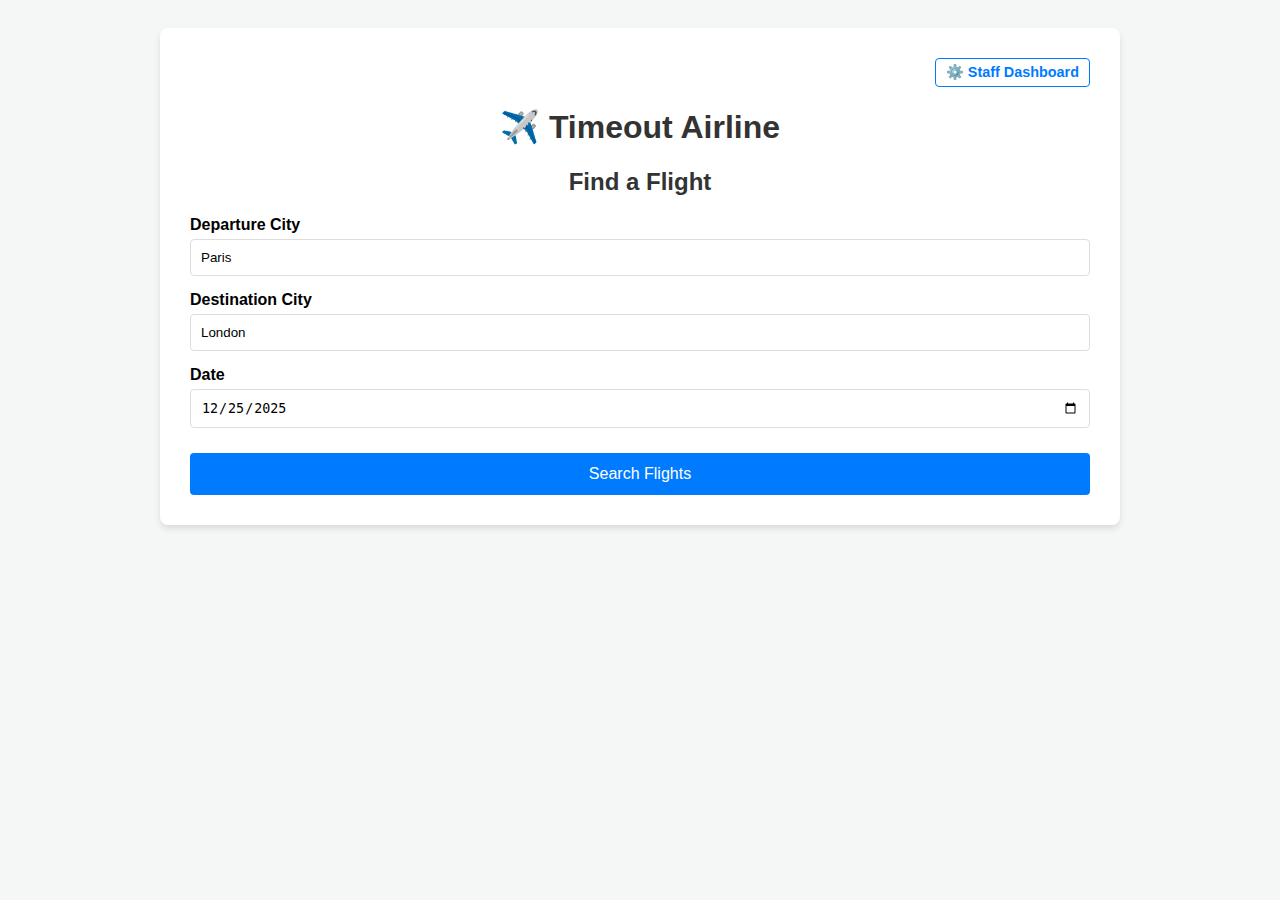
<file: src/main/resources/static/index.html>
<!DOCTYPE html>
<html lang="en">
<head>
    <meta charset="UTF-8">
    <title>Timeout Airline - Book Your Flight</title>
    <link rel="stylesheet" href="style.css">
</head>
<body>

<div class="container">
    <div style="display: flex; justify-content: flex-end; margin-bottom: 10px;">
        <a href="admin.html" style="text-decoration: none; color: #007bff; font-weight: bold; font-size: 0.9rem; border: 1px solid #007bff; padding: 5px 10px; border-radius: 4px; transition: 0.3s;">
            ⚙️ Staff Dashboard
        </a>
    </div>

    <h1>✈️ Timeout Airline</h1>

    <div id="search-section">
        <h2>Find a Flight</h2>
        <div class="form-group">
            <label>Departure City</label>
            <input type="text" id="fromCity" placeholder="e.g. Paris" value="Paris">
        </div>
        <div class="form-group">
            <label>Destination City</label>
            <input type="text" id="toCity" placeholder="e.g. London" value="London">
        </div>
        <div class="form-group">
            <label>Date</label>
            <input type="date" id="flightDate" value="2025-12-25">
        </div>
        <button onclick="searchFlights()">Search Flights</button>
    </div>

    <div id="results-section" style="display:none;">
        <h3>Available Flights</h3>
        <table id="flightsTable">
            <thead>
            <tr>
                <th>Flight #</th>
                <th>Time</th>
                <th>Price (Eco)</th>
                <th>Action</th>
            </tr>
            </thead>
            <tbody></tbody>
        </table>
    </div>
</div>

<div id="bookingModal">
    <div class="modal-content">
        <span class="close" onclick="closeModal()">&times;</span>
        <h2>Complete Booking</h2>
        <p>Booking Flight: <strong id="selectedFlight"></strong></p>

        <input type="text" id="fname" placeholder="First Name">
        <input type="text" id="lname" placeholder="Last Name">
        <input type="text" id="passport" placeholder="Passport Number">
        <input type="date" id="birthdate">
        <select id="seatType">
            <option value="ECONOMY">Economy</option>
            <option value="FIRST_CLASS">First Class</option>
        </select>

        <button onclick="confirmBooking()">Confirm & Pay</button>
    </div>
</div>

<div id="message"></div>

<script src="app.js"></script>

</body>
</html>
</file>
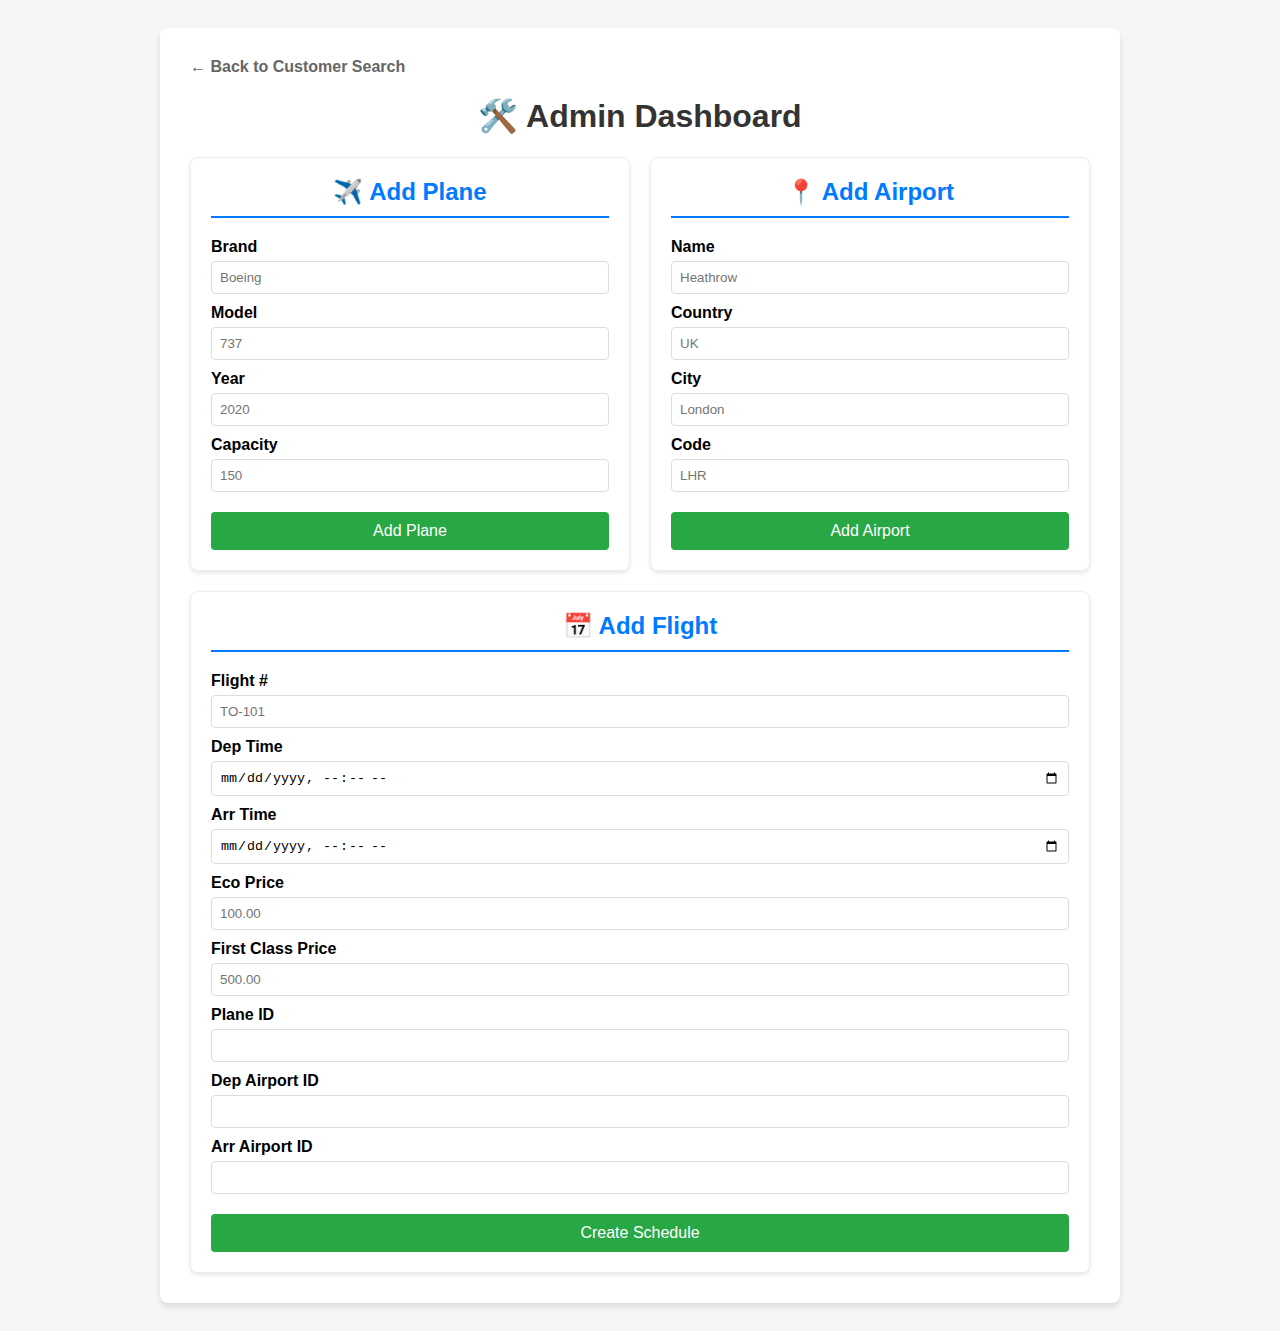
<file: src/main/resources/static/admin.html>
<!DOCTYPE html>
<html lang="en">
<head>
    <meta charset="UTF-8">
    <title>Timeout Airline - Admin Dashboard</title>
    <link rel="stylesheet" href="style.css"> <style>
    .admin-grid {
        display: grid;
        grid-template-columns: 1fr 1fr;
        gap: 20px;

    }
    .card {
        background: #fff;
        padding: 20px;
        border-radius: 8px;
        box-shadow: 0 2px 4px rgba(0,0,0,0.1);
        border: 1px solid #eee;
    }

    h2 {
        border-bottom: 2px solid #007bff;
        padding-bottom: 10px;
        margin-top: 0;
        color: #007bff;
    }

    .full-width {
        grid-column: span 2;
    }

    input {
        margin-bottom: 10px;
        width: 100%;
        padding: 8px;
        box-sizing: border-box;
    }

    button {
        background-color: #28a745;
        color: white;
        padding: 10px;
        width: 100%;
        border: none;
        cursor: pointer;
    }

    .nav-link {
        display: block;
        margin-bottom: 20px;
        text-decoration: none;
        color: #666;
        font-weight: bold;
    }
</style>
</head>
<body>
<div class="container">
    <a href="index.html" class="nav-link">← Back to Customer Search</a>
    <h1>🛠️ Admin Dashboard</h1>

    <div class="admin-grid">
        <div class="card">
            <h2>✈️ Add Plane</h2>
            <form onsubmit="addPlane(event)">
                <label>Brand</label><input type="text" id="p-brand" placeholder="Boeing" required>
                <label>Model</label><input type="text" id="p-model" placeholder="737" required>
                <label>Year</label><input type="number" id="p-year" placeholder="2020" required>
                <label>Capacity</label><input type="number" id="p-capacity" placeholder="150" required>
                <button type="submit">Add Plane</button>
            </form>
        </div>

        <div class="card">
            <h2>📍 Add Airport</h2>
            <form onsubmit="addAirport(event)">
                <label>Name</label><input type="text" id="a-name" placeholder="Heathrow" required>
                <label>Country</label><input type="text" id="a-country" placeholder="UK" required>
                <label>City</label><input type="text" id="a-city" placeholder="London" required>
                <label>Code</label><input type="text" id="a-code" placeholder="LHR" required>
                <button type="submit">Add Airport</button>
            </form>
        </div>

        <div class="card full-width">
            <h2>📅 Add Flight</h2>
            <form onsubmit="addFlight(event)">
                <label>Flight #</label><input type="text" id="f-number" placeholder="TO-101" required>
                <label>Dep Time</label><input type="datetime-local" id="f-dep-time" required>
                <label>Arr Time</label><input type="datetime-local" id="f-arr-time" required>
                <label>Eco Price</label><input type="number" id="f-eco-price" placeholder="100.00" required>
                <label>First Class Price</label><input type="number" id="f-first-price" placeholder="500.00" required>
                <label>Plane ID</label><input type="number" id="f-plane-id" required>
                <label>Dep Airport ID</label><input type="number" id="f-dep-id" required>
                <label>Arr Airport ID</label><input type="number" id="f-arr-id" required>
                <button type="submit">Create Schedule</button>
            </form>
        </div>
    </div>
    <div id="message" style="margin-top:20px;"></div>
</div>
<script src="admin.js"></script>
</body>
</html>
</file>
<file: src/main/resources/static/style.css>
body {
    font-family: 'Segoe UI', Tahoma, Geneva, Verdana, sans-serif;
    background-color: #f4f7f6;
    padding: 20px;
}

.container {
    max-width: 900px;
    margin: 0 auto;
    background: white;
    padding: 30px;
    border-radius: 8px;
    box-shadow: 0 4px 6px rgba(0,0,0,0.1);
}

h1, h2 {
    color: #333;
    text-align: center;
}

.form-group { margin-bottom: 15px; }
label { display: block; margin-bottom: 5px; font-weight: bold; }
input, select {
    width: 100%;
    padding: 10px;
    border: 1px solid #ddd;
    border-radius: 4px;
    box-sizing: border-box;
}

button {
    width: 100%;
    padding: 12px;
    background-color: #007bff;
    color: white;
    border: none;
    border-radius: 4px;
    cursor: pointer;
    font-size: 16px;
    margin-top: 10px;
}

button:hover { background-color: #0056b3; }

table { width: 100%; border-collapse: collapse; margin-top: 20px; }
th, td { padding: 12px; border-bottom: 1px solid #ddd; text-align: left; }
th { background-color: #f8f9fa; }
.book-btn { background-color: #28a745; width: auto; padding: 5px 15px; }

#bookingModal {
    display: none;
    position: fixed;
    top: 0; left: 0;
    width: 100%; height: 100%;
    background: rgba(0,0,0,0.5);
}

.modal-content {
    background: white;
    margin: 10% auto;
    padding: 20px;
    width: 50%;
    border-radius: 5px;
}

.close { float: right; cursor: pointer; font-size: 24px; }

#message { margin-top: 20px; padding: 15px; border-radius: 4px; display: none; text-align: center; }
.success { background-color: #d4edda; color: #155724; }
.error { background-color: #f8d7da; color: #721c24; }
</file>
